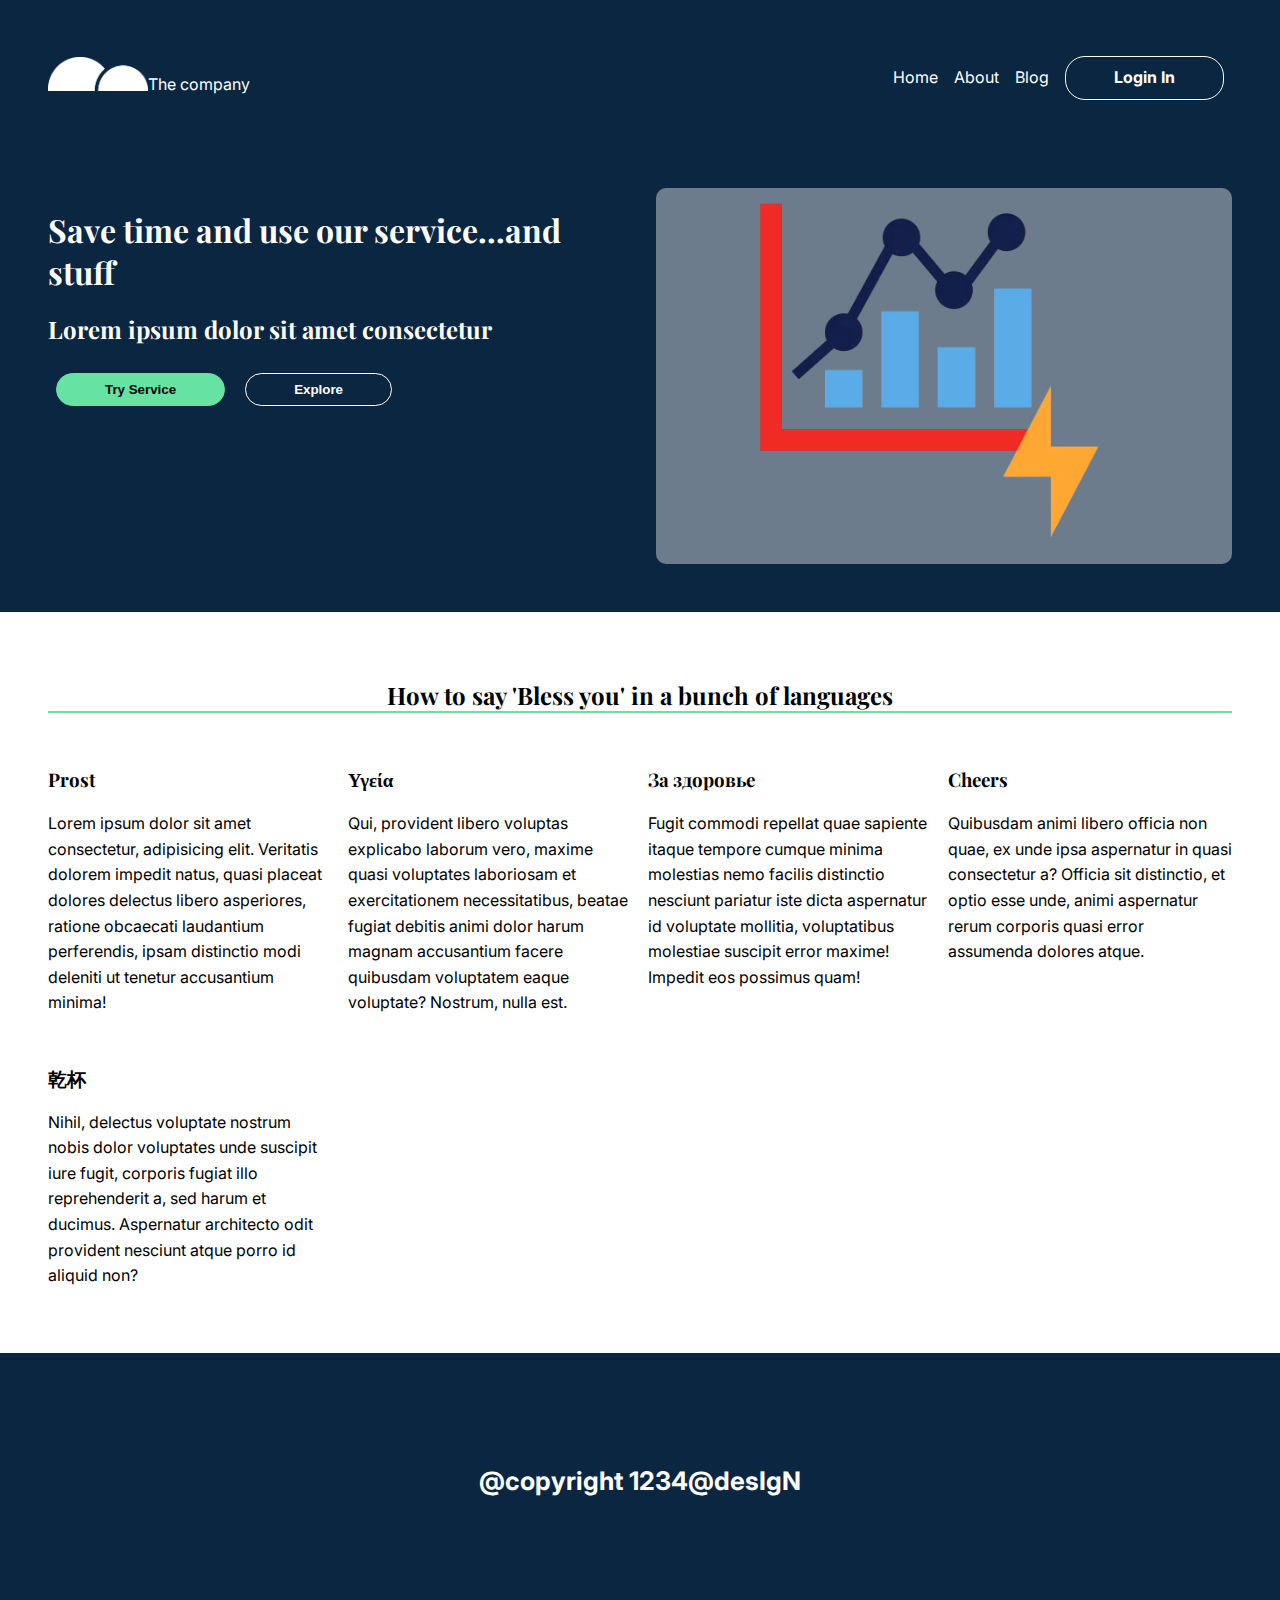
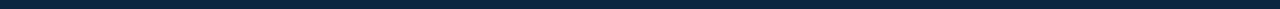
<file: dektopFirst/index.html>
<!DOCTYPE html>
<html lang="en">
  <head>
    <meta charset="UTF-8" />
    <meta name="viewport" content="width=device-width, initial-scale=1.0" />
    <title>Desktop First approach</title>
    <link rel="stylesheet" href="./assets/css/style.css" />
    <link rel="stylesheet" href="https://cdnjs.cloudflare.com/ajax/libs/font-awesome/6.4.2/css/all.min.css" integrity="sha512-z3gLpd7yknf1YoNbCzqRKc4qyor8gaKU1qmn+CShxbuBusANI9QpRohGBreCFkKxLhei6S9CQXFEbbKuqLg0DA==" crossorigin="anonymous" referrerpolicy="no-referrer" />
  </head>
  <body>
    <header>
      <div class="navbar">
        <div class="logo"><img src="./assets/img/logo.webp" alt="" /><span>The company</span></div>
        <nav>
          <ul>
            <li><a href="#">Home</a></li>
            <li><a href="#">About</a></li>
            <li><a href="#">Blog</a></li>
            <li><a class="login btn" href="#">Login In</a></li>
          </ul>
        </nav>
      </div>
      <div class="companyinfo">
        <h1>Save time and use our service...and stuff</h1>
        <h2>Lorem ipsum dolor sit amet consectetur</h2>
        <button class="btn btn-primary">Try Service</button>
        <button class="btn">Explore</button>
      </div>
      <div class="graph">
        <img src="./assets/img/graph.webp" alt="" />
      </div>
    </header>
    <main>
      <h2>How to say 'Bless you' in a bunch of languages</h2>
      <article>
        <h3>Prost</h3>
        <p>Lorem ipsum dolor sit amet consectetur, adipisicing elit. Veritatis dolorem impedit natus, quasi placeat dolores delectus libero asperiores, ratione obcaecati laudantium perferendis, ipsam distinctio modi deleniti ut tenetur accusantium minima!</p>
      </article>
      <article>
        <h3>Υγεία</h3>
        <p>Qui, provident libero voluptas explicabo laborum vero, maxime quasi voluptates laboriosam et exercitationem necessitatibus, beatae fugiat debitis animi dolor harum magnam accusantium facere quibusdam voluptatem eaque voluptate? Nostrum, nulla est.</p>
      </article>
      <article>
        <h3>За здоровье</h3>
        <p>Fugit commodi repellat quae sapiente itaque tempore cumque minima molestias nemo facilis distinctio nesciunt pariatur iste dicta aspernatur id voluptate mollitia, voluptatibus molestiae suscipit error maxime! Impedit eos possimus quam!</p>
      </article>
      <article>
        <h3>Cheers</h3>
        <p>Quibusdam animi libero officia non quae, ex unde ipsa aspernatur in quasi consectetur a? Officia sit distinctio, et optio esse unde, animi aspernatur rerum corporis quasi error assumenda dolores atque.</p>
      </article>
      <article>
        <h3>乾杯</h3>
        <p>Nihil, delectus voluptate nostrum nobis dolor voluptates unde suscipit iure fugit, corporis fugiat illo reprehenderit a, sed harum et ducimus. Aspernatur architecto odit provident nesciunt atque porro id aliquid non?</p>
      </article>
    </main>
    <footer>
      <p>@copyright 1234@desIgN</p>
    </footer>
  </body>
</html>
</file>
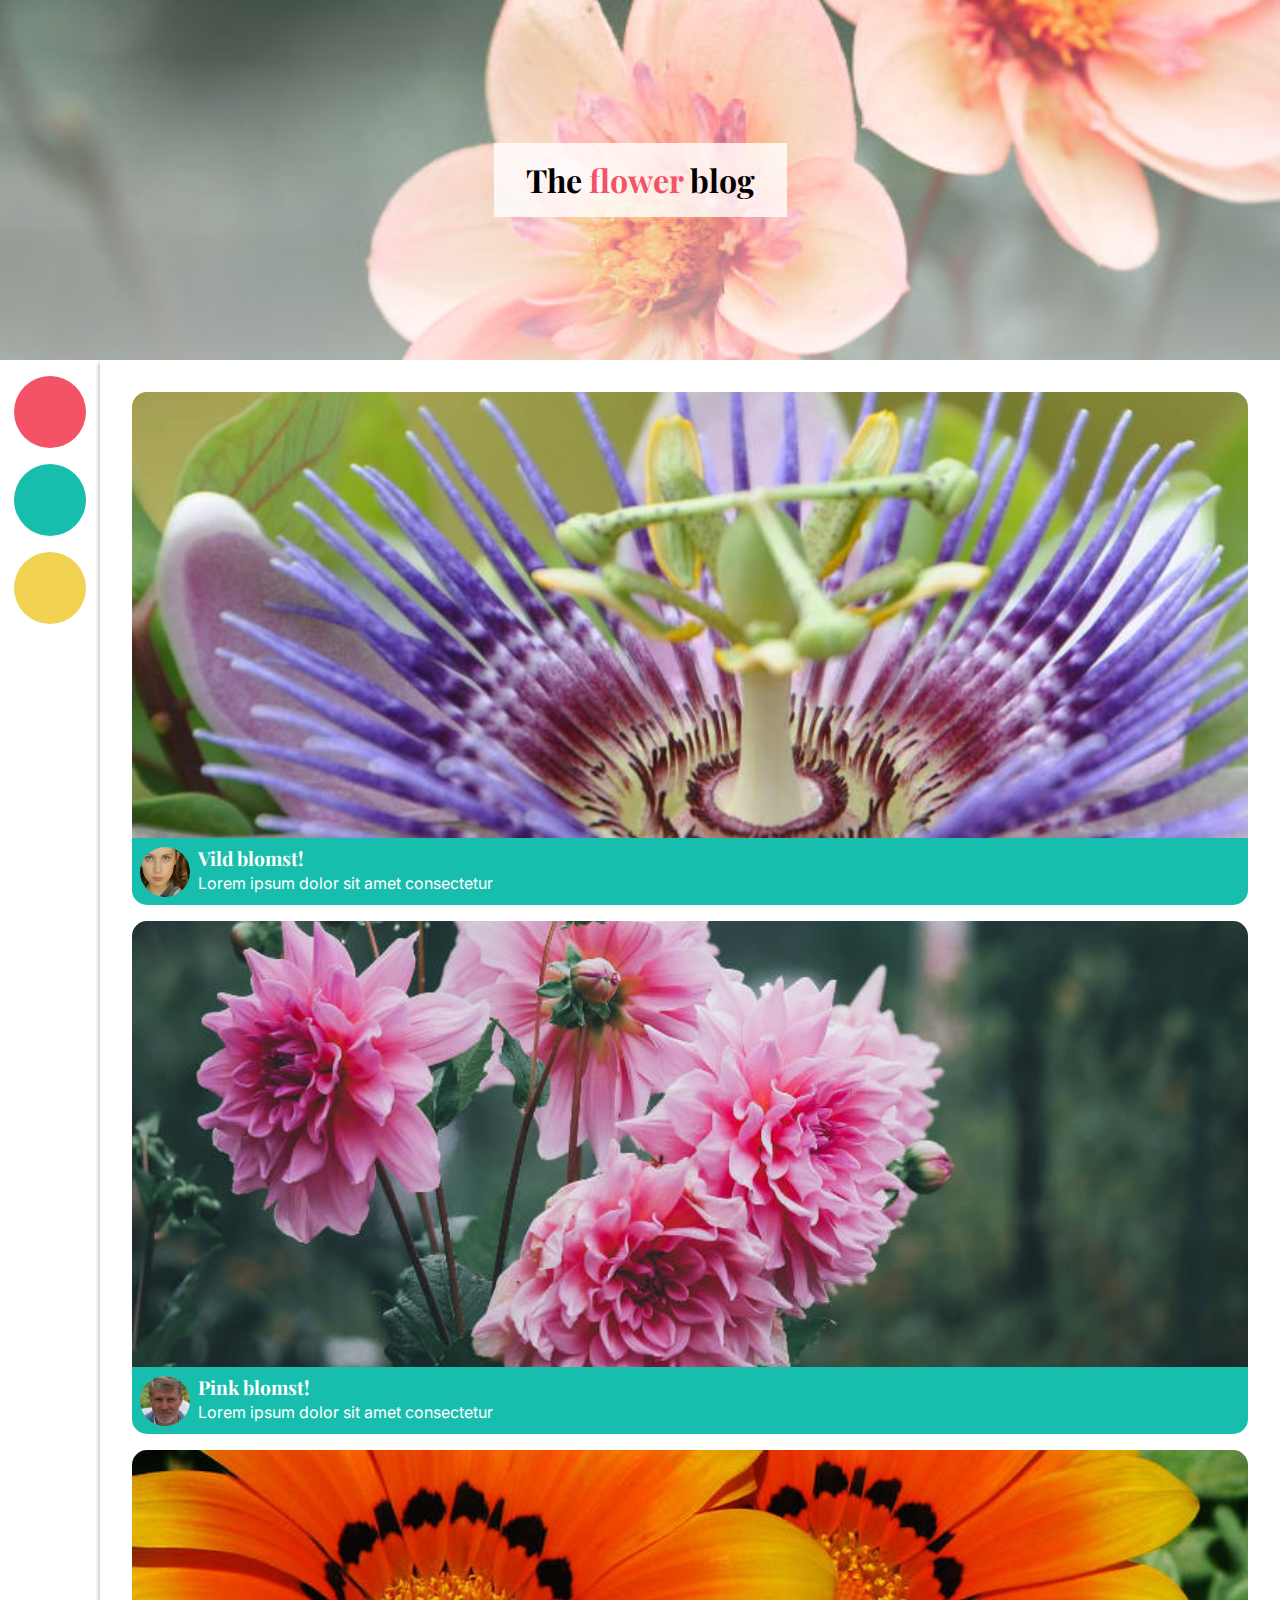
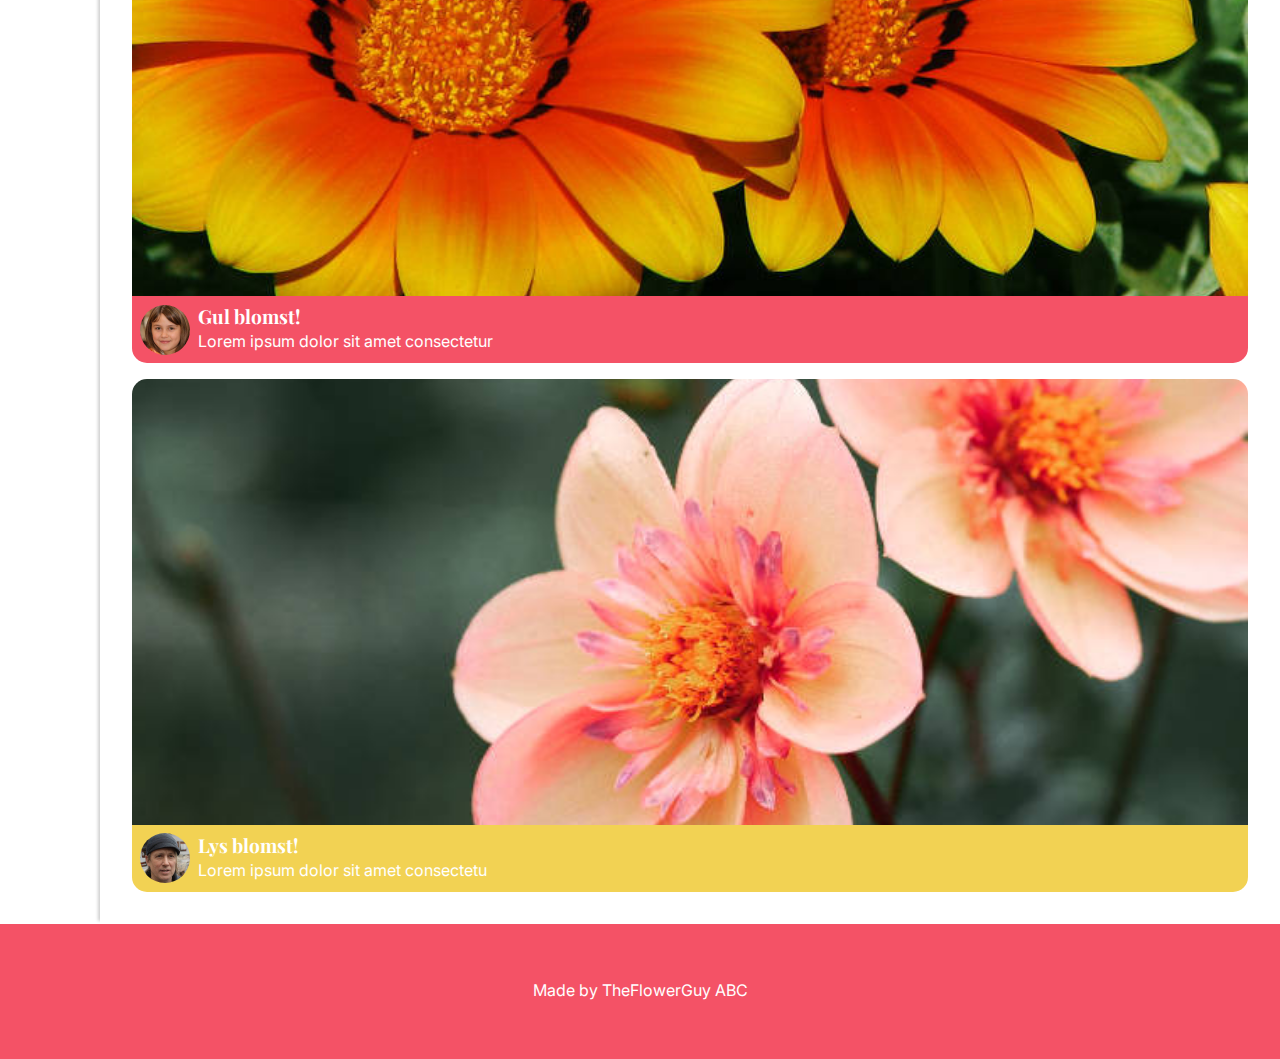
<file: mobFirst/index.html>
<!DOCTYPE html>
<html lang="en">
  <head>
    <meta charset="UTF-8" />
    <meta name="viewport" content="width=device-width, initial-scale=1.0" />
    <title>Mobile First approach</title>
    <link rel="stylesheet" href="./assets/css/style.css" />
    <link rel="stylesheet" href="https://cdnjs.cloudflare.com/ajax/libs/font-awesome/6.4.2/css/all.min.css" integrity="sha512-z3gLpd7yknf1YoNbCzqRKc4qyor8gaKU1qmn+CShxbuBusANI9QpRohGBreCFkKxLhei6S9CQXFEbbKuqLg0DA==" crossorigin="anonymous" referrerpolicy="no-referrer" />
  </head>
  <body>
    <header>
      <h1>The <span>flower</span> blog</h1>
    </header>
    <main>
      <nav>
        <ul>
          <li>
            <a class="circle livingroom" href="#">
              <i class="fa-brands fa-pagelines"></i>
            </a>
          </li>
          <li>
            <a class="circle garden" href="#">
              <div><i class="fa-brands fa-pagelines"></i></div>
            </a>
          </li>
          <li>
            <a class="circle other" href="#">
              <div><i class="fa-brands fa-pagelines"></i></div>
            </a>
          </li>
        </ul>
      </nav>
      <section class="flowers">
        <article class="flower">
          <img src="./assets/img/flower1.jpg" alt="Some flower" />
          <div class="flowerinfo garden">
            <img src="./assets/img/person1.jpg" alt="" class="person" />
            <div class="flowerDesc">
              <h2>Vild blomst!</h2>
              <p>Lorem ipsum dolor sit amet consectetur</p>
            </div>
          </div>
        </article>
        <article class="flower">
          <img src="./assets/img/flower2.jpg" alt="Some flower" />
          <div class="flowerinfo garden">
            <img src="./assets/img/person2.jpg" alt="" class="person" />
            <div class="flowerDesc">
              <h2>Pink blomst!</h2>
              <p>Lorem ipsum dolor sit amet consectetur</p>
            </div>
          </div>
        </article>
        <article class="flower">
          <img src="./assets/img/flower3.jpg" alt="Some flower" />
          <div class="flowerinfo livingroom">
            <img src="./assets/img/person3.jpg" alt="" class="person" />
            <div class="flowerDesc">
              <h2>Gul blomst!</h2>
              <p>Lorem ipsum dolor sit amet consectetur</p>
            </div>
          </div>
        </article>
        <article class="flower">
          <img src="./assets/img/flower4.jpg" alt="Some flower" />
          <div class="flowerinfo other">
            <img src="./assets/img/person4.jpg" alt="" class="person" />
            <div class="flowerDesc">
              <h2>Lys blomst!</h2>
              <p>Lorem ipsum dolor sit amet consectetu</p>
            </div>
          </div>
        </article>
      </section>
    </main>
    <footer>
      <p>Made by TheFlowerGuy ABC</p>
    </footer>
  </body>
</html>
</file>
<file: dektopFirst/assets/css/style.css>
@import url("https://fonts.googleapis.com/css2?family=Inter:wght@100;400;700&family=Playfair+Display:wght@400;700&display=swap");

*,
*::after,
*::before {
  box-sizing: border-box;

  /* Don't try this at home! */
  /* word-break: break-all; */
}

/* General styles & variables */

body {
  margin: 0;
}

:root {
  --mainBlue: #0b2641;
  --accentColor: #66e2a2;
  --smallSpacer: 0.5rem;
  --stdSpacer: 1rem;
  --mdSpacer: 2rem;
  --lgSpacer: 3rem;
}

img {
  max-width: 100%;
}

/* Typography */

body {
  font-family: "Inter", sans-serif;
  line-height: 160%;
}

h1,
h2,
h3,
h4 {
  font-family: "Playfair Display", serif;
  line-height: 130%;
}

/* Header */
header {
  display: grid;
  grid-template-columns: 1fr 1fr;
  padding: var(--lgSpacer);
  background: var(--mainBlue);
  color: white;
  gap: var(--mdSpacer);
}

.navbar {
  grid-column: 1 / span 2;
  display: flex;
  justify-content: space-between;
  margin-bottom: var(--lgSpacer);
  align-items: center;
}

nav ul {
  display: flex;
  padding: 0;
  margin: 0;
  list-style: none;
  align-items: center;
}

nav a {
  display: block;
  padding: var(--smallSpacer);
  color: white;
  text-decoration: none;
}

.login {
  padding: 0.5rem 1rem;
  border-radius: 25px;
  background: rgba(255, 255, 255, 0.9);
  color: black;
  font-weight: bold;
}

.navbar img {
  width: 100px;
}

.btn {
  padding: var(--smallSpacer) var(--lgSpacer);
  border-radius: 20px;
  border: 1px solid white;
  margin: var(--smallSpacer);
  background: inherit;
  color: white;
  font-weight: bold;
  cursor: pointer;
  transition: color 0.3s linear;
}

.btn:hover {
  color: var(--accentColor);
}

.btn-primary {
  border-color: var(--accentColor);
  background: var(--accentColor);
  color: black;
}
.btn-primary:hover {
  color: white;
}

.graph {
  background: rgba(255, 255, 255, 0.4);
  padding: max(1vw, 10px);
  border-radius: 10px;
}

/* Main */
main {
  display: grid;
  grid-template-columns: repeat(4, 1fr);
  gap: 1rem;
  padding: var(--lgSpacer);
}

main h2 {
  grid-column: 1 / -1;
  text-align: center;
  border-bottom: 2px solid var(--accentColor);
}

/* Footer */
footer {
  min-height: 20vw;
  display: flex;
  justify-content: center;
  align-items: center;
  font-weight: bold;
  background: var(--mainBlue);
  color: white;
  font-size: 1.6rem;
}
</file>
<file: mobFirst/assets/css/style.css>
@import url("https://fonts.googleapis.com/css2?family=Inter:wght@100;400;700&family=Playfair+Display:wght@400;700&display=swap");

*,
*::after,
*::before {
  box-sizing: border-box;
}

/* General styles & variables */

body {
  margin: 0;
}

:root {
  --gardenFlowers: #18bead;
  --livingroomFlowers: #f45266;
  --otherFlowers: #f2d253;
  --smallSpacer: 0.5rem;
  --stdSpacer: 1rem;
  --mdSpacer: 2rem;
  --lgSpacer: 3rem;
}

/* Typography */

body {
  font-family: "Inter", sans-serif;
  line-height: 160%;
}

h1,
h2,
h3,
h4 {
  font-family: "Playfair Display", serif;
  line-height: 130%;
}

/* Header */
header {
  min-height: 40vh;
  display: flex;
  justify-content: center;
  align-items: center;
  /* box-shadow: 0 0 5px rgba(0, 0, 0, 0.2); */
  background-image: linear-gradient(rgba(255, 255, 255, 0.2), rgba(255, 255, 255, 0.6)), url("../img/flower4.jpg");
  background-size: cover;
  background-position: center;
}

h1 {
  padding: 1rem 2rem;
  background: rgba(255, 255, 255, 0.8);
}

h1 span {
  color: var(--livingroomFlowers);
}

/* Main */
main {
  display: grid;
  grid-template-columns: 100px 1fr;
}

/* Nav */
nav ul {
  list-style: none;
  display: flex;
  flex-direction: column;
  align-items: center;
  gap: var(--stdSpacer);
  padding: 0;
  margin: var(--stdSpacer);
}

nav a {
  display: block;
  padding: 1.5rem;
  width: 24px;
  height: 24px;
  box-sizing: content-box;
  aspect-ratio: 1 / 1;
  border-radius: 50%;
  font-size: 1.8rem;
  color: #eee;
}

nav i,
nav i::before {
  display: block;
  width: 24px;
  height: 24px;
}

.garden {
  background: var(--gardenFlowers);
}

.livingroom {
  background: var(--livingroomFlowers);
}

.other {
  background: var(--otherFlowers);
}

/* Flower section */
section {
  box-shadow: -5px 0 3px -3px #00000030;
  padding: var(--mdSpacer);
  display: grid;
  gap: var(--stdSpacer);
}

.flower {
  border-radius: 15px;
  overflow: hidden;
  display: flex;
  flex-direction: column;
}

.flower > img {
  width: 100%;
  aspect-ratio: 5 / 2;
  -o-object-fit: cover;
  object-fit: cover;
  -o-object-position: center;
  object-position: center;
}

.flowerinfo {
  display: flex;
  gap: var(--smallSpacer);
  align-items: center;
  color: white;
  padding: var(--smallSpacer);
}

article h2 {
  font-size: 1.2rem;
  margin: 0;
}

article p {
  font-size: 1rem;
  margin: 0;
}

.flowerinfo.garden {
  background-color: var(--gardenFlowers);
}
.flowerinfo.livingroom {
  background-color: var(--livingroomFlowers);
}
.flowerinfo.other {
  background-color: var(--otherFlowers);
}

.flowerinfo img {
  width: 50px;
  aspect-ratio: 1 / 1;
  border-radius: 50%;
}

/* Footer */

footer {
  min-height: 15vh;
  background: var(--livingroomFlowers);
  color: white;
  text-align: center;
  display: grid;
  place-content: center;
}
</file>
